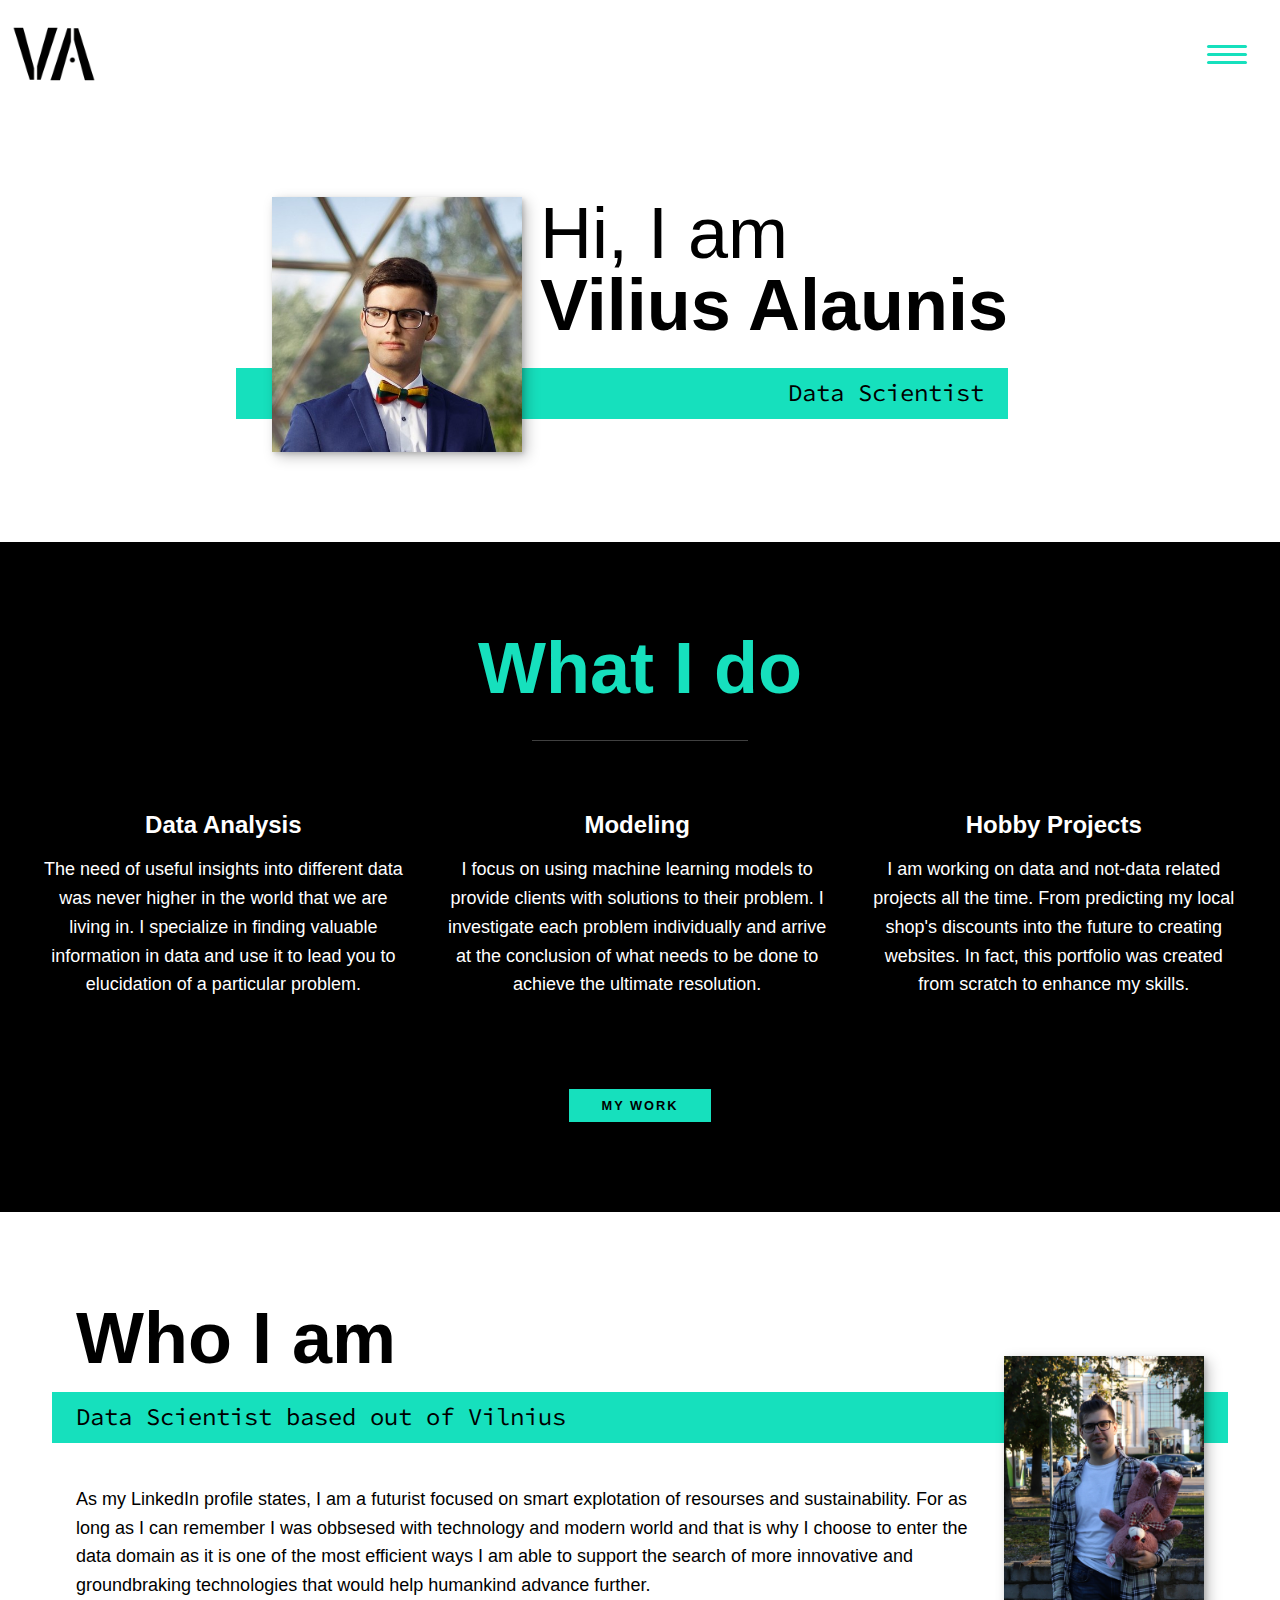
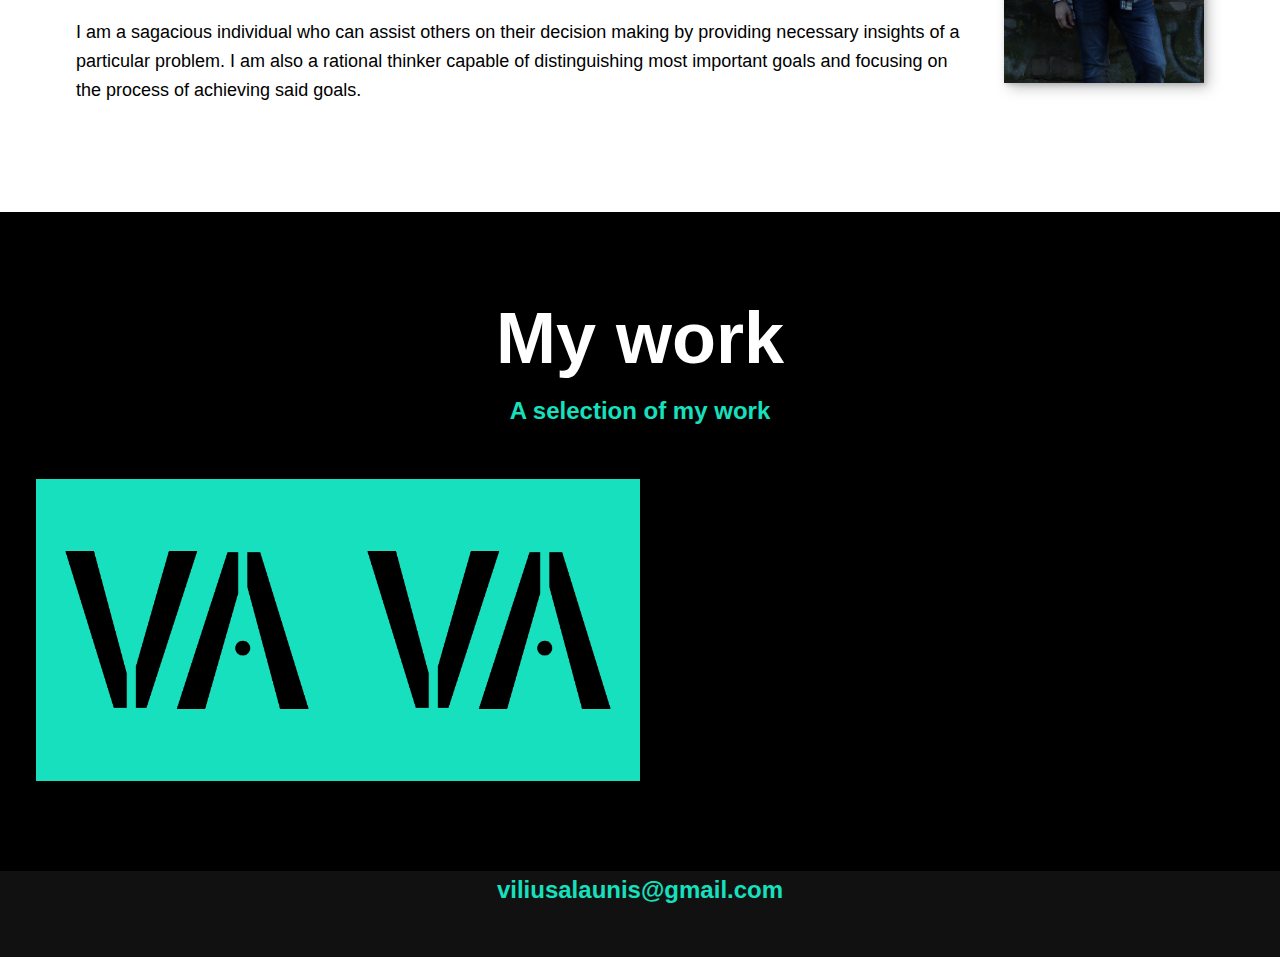
<file: index.html>
<!DOCTYPE html>
<html lang="en">
    <head>
        <meta charset="UTF-8">
        <meta name="viewport" content="width=device-width, initial-scale=1.0">
        <title>willalone</title>
        <link rel="stylesheet" href="https://cdnjs.cloudflare.com/ajax/libs/font-awesome/6.0.0-beta3/css/all.min.css"
         integrity="sha512-Fo3rlrZj/k7ujTnHg4CGR2D7kSs0v4LLanw2qksYuRlEzO+tcaEPQogQ0KaoGN26/zrn20ImR1DfuLWnOo7aBA=="
         crossorigin="anonymous" referrerpolicy="no-referrer" />
         <link rel="stylesheet" href="css/style.css">
         <!-- Fonts (need to be updated) -->
         <link href="https://fonts.googleapis.com/css?family=Source+Code+Pro:400,900|Source+Sans
         +Pro:300,900&display=swap" rel="stylesheet">
    </head>
    <body>
        <header>
            <div class="logo">
                <img src="img/VA.png" alt="">
            </div>
            <button class="nav-toggle" aria-label="toggle nagivation">
                <span class="hamburger"></span>
            </button>
            <nav class="nav">
                <ul class="nav__list">
                    <li class="nav__item"><a href="#home" class="nav__link">Home</a></li>
                    <li class="nav__item"><a href="#services" class="nav__link">My Services</a></li>
                    <li class="nav__item"><a href="#about" class="nav__link">About Me</a></li>
                    <li class="nav__item"><a href="#work" class="nav__link">My Work</a></li>
                </ul>
            </nav>
        </header>

        <!-- Introduction -->

        <section class="intro" id="home">
            <h1 class="section__title section__title--intro">
                Hi, I am <strong>Vilius Alaunis</strong>
            </h1>
            <p class="section__subtitle section__subtitle--intro">Data Scientist</p>
            <img src="img/will-photo.jpg" alt="a picture of Vilius Alaunis" class="intro__img">
        </section>

        <!-- My Work -->

        <section class="my-services" id="services">
            <h2 class="section__title section__title--services">What I do</h2>
            <div class="services">
                <div class="service">
                    <h3>Data Analysis</h3>
                    <p>The need of useful insights into different data was never higher in the world that we are living in.
                    I specialize in finding valuable information in data and use it to lead you to elucidation of a particular
                    problem.</p>
                </div> <!-- / service-->
                <div class="service">
                    <h3>Modeling</h3>
                    <p>I focus on using machine learning models to provide clients with solutions to their problem. 
                    I investigate each problem individually and arrive at the conclusion of what needs to be done to achieve
                    the ultimate resolution.</p>
                </div> <!-- / service-->
                <div class="service">
                    <h3>Hobby Projects</h3>
                    <p>I am working on data and not-data related projects all the time. From predicting my local shop's discounts
                    into the future to creating websites. In fact, this portfolio was created from scratch to enhance my skills.</p>
                </div> <!-- / service-->
            </div> <!-- / services-->
            <a href="#work" class="btn">My work</a>
        </section>

        <!-- About Me -->

        <section class="about-me" id="about">
            <h2 class="section__title section__title--about">Who I am</h2>
            <p class="section__subtitle section__subtitle--about">Data Scientist based out of Vilnius</p>
            <div class="about-me__body">
                <p>As my LinkedIn profile states, I am a futurist focused on smart explotation of resourses and sustainability. For as long as I can remember
                   I was obbsesed with technology and modern world and that is why I choose to enter the data domain as it is one of the most efficient ways
                   I am able to support the search of more innovative and groundbraking technologies that would help humankind advance further.
                </p>
                <p>I am a sagacious individual who can assist others on their decision making by providing necessary insights of a particular problem. I am also
                   a rational thinker capable of distinguishing most important goals and focusing on the process of achieving said goals.
                </p>
            </div>
            <img src="img/will-standing.JPG" alt="Smiling Vilius standing with a toy bear in his arms" class="about-me__img">
        </section>

        <!-- My Work -->

        <section class="my-work" id="work">
            <h2 class="section__title section__title--work">My work</h2>
            <p class="section__subtitle section__subtitle--work">A selection of my work</p>
            <div class="portfolio">
                <!-- Portfolio item-->
                <a href="#" class="portfolio__item">
                    <img src="img/VA.png" alt="" class="portfolio__img">
                </a>
                <!-- Portfolio item-->
                <a href="#" class="portfolio__item">
                    <img src="img/VA.png" alt="" class="portfolio__img">
                </a>
            </div>
        </section>
        <!-- Footer -->
        <footer class="footer">
            <a href="mailto:viliusalaunis@gmail.com" class="footer__link">viliusalaunis@gmail.com</a>
            <ul class="social-list">
                <li class="social-list__item">
                    <a class="social-list__link" href="https://facebook.com">
                        <i class="fab fa-facebook"></i>
                    </a>
                </li>
                <li class="social-list__item">
                    <a class="social-list__link" href="https://linkedin.com">
                        <i class="fab fa-linkedin"></i>
                    </a>
                </li>
                <li class="social-list__item">
                    <a class="social-list__link" href="https://github.com">
                        <i class="fab fa-github"></i>
                    </a>
                </li>
                <li class="social-list__item">
                    <a class="social-list__link" href="https://twitter.com/vilius_alaunis">
                        <i class="fab fa-twitter"></i>
                    </a>
                </li>
            </ul>
        </footer>
        <script src="js/index.js"></script>
    </body>
</html>
</file>
<file: css/style.css>
*,
*::before,
*::after {
    box-sizing: border-box;
}

/* Custom properties */

:root {
    --ff-primary: "Source Sans Pro", sans-serif;
    --ff-secondary: "Source Code Pro", monospace;

    --fw-reg: 300;
    --fw-bold: 900;

    --clr-light: #fff;
    --clr-dark: #000000;
    --clr-accent: #16e0bd;

    --fs-h1: 3rem;
    --fs-h2: 2.25rem;
    --fs-h3: 1.25rem;
    --fs-body: 1rem;

    --bs: 0.25em 0.25em 0.75em rgba(0,0,0,.25),
          0.125em 0.125em 0.25em rgba(0,0,0,.15);
}

@media (min-width: 800px) {
    :root {
        --fs-h1: 4.5rem;
        --fs-h2: 3.75rem;
        --fs-h3: 1.5rem;
        --fs-body: 1.125rem;
    }
}

/* General styles */

html {
    scroll-behavior: smooth;
}

body {
    background: var(--clr-light);
    color: var(--clr-dark);
    margin: 0;
    font-family: var(--ff-primary);
    font-size: var(--fs-body);
    line-height: 1.6;
}

section {
    padding: 5em 2em;
}

img {
    display: block;
    max-width: 100%;
}

strong { font-weight: var(--fw-bold) }

:focus {
    outline: 3px solid var(--clr-accent);
    outline-offset: 3px;
}

/* Buttons */

.btn {
    display: inline-block;
    padding: .5em 2.5em;
    background: var(--clr-accent);
    color: var(--clr-dark);
    text-decoration: none;
    cursor: pointer;
    font-size: .8rem;
    text-transform: uppercase;
    letter-spacing: 2px;
    font-weight: var(--fw-bold);
    transition: transform 200ms ease-in-out;
}

.btn:hover {
    transform: scale(1.1);
}

/* Typography */

h1,
h2,
h3 { 
    line-height: 1;
    margin: 0;
}

h1 { font-size: var(--fs-h1) }
h2 { font-size: var(--fs-h1) }
h3 { font-size: var(--fs-h3) }

.section__title {
    margin-bottom: 0.25em;
}

.section__title--intro {
    font-weight: var(--fw-reg);
}

.section__title--intro strong {
    display: block;
}

.section__subtitle {
    margin: 0;
    font-size: var(--fs-h3);
}

.section__subtitle--intro,
.section__subtitle--about {
    background: var(--clr-accent);
    padding: .25em 1em;
    font-family: var(--ff-secondary);
    margin-bottom: 1em;
}

/* header */

header {
    display: flex;
    justify-content: space-between;
    padding: .2em;
}

.logo {
    max-width: 100px;
}

.nav {
    position: fixed;
    background: var(--clr-dark);
    color: var(--clr-light);
    top: 0;
    bottom: 0;
    left: 0;
    right: 0;
    z-index: 100;

    transform: translateX(100%);
    transition: transform 250ms cubic-bezier(.5, 0, .5, 1);
}

.nav__list {
    list-style: none;
    display: flex;
    height: 100%;
    flex-direction: column;
    justify-content: space-evenly;
    align-items: center;
    margin: 0;
    padding: 0;
}

.nav__link {
    color: inherit;
    font-weight: var(--fw-bold);
    font-size: var(--fs-h3);
    text-decoration: none;
}

.nav__link:hover {
    color: var(--clr-accent);
}

.nav-toggle {
    padding: .5em;
    background: transparent;
    border: 0;
    cursor: pointer;
    position: absolute;
    right: 2em;
    top: 3.5em;
    z-index: 1000;
}

.nav-toggle:focus {
    outline: none;
}

.nav-open .nav {
    transform: translateX(0);
}

.nav-open .nav-toggle {
    position: fixed;
}

.nav-open .hamburger {
    transform: rotate(0.625turn);
}

.nav-open .hamburger::before {
    transform: rotate(90deg) translateX(-8px);
}

.nav-open .hamburger::after {
    opacity: 0;
}

.hamburger {
    position: relative;
    display: block;
}

.hamburger,
.hamburger::before,
.hamburger::after {
    background: var(--clr-accent);
    width: 3em;
    height: 3px;
    border-radius: 1em;
    transition: transform 250ms ease-in-out;
}

.hamburger::before,
.hamburger::after {
    content: '';
    position: absolute;
    left: 0;
    right: 0;
}

.hamburger::before { top: 8px; }
.hamburger::after { bottom: 8px;}

/* Intro section */

.intro {
    position: relative;
}

.intro__img {
    box-shadow: var(--bs);
}

@media (min-width: 600px) {
    .intro {
        display: grid;
        width: min-content;
        grid-column-gap: 1em;
        margin: 0 auto;
        grid-template-areas: 
            "img title"
            "img subtitle";
        grid-template-columns: min-content max-content;
    }

    .intro__img {
        grid-area: img;
        min-width: 250px;
        position: relative;
        z-index: 2;
    }

    .section__subtitle--intro {
        align-self: start;
        grid-column: -1 / 1;
        grid-row: 2;
        text-align: right;
        position: relative;
        left: -1.5em;
        width: calc(100% + 1.5em);
    }
}

/* My services section */

.my-services {
    background-color: var(--clr-dark);
    color: var(--clr-light);
    text-align: center;
}

.section__title--services {
    color: var(--clr-accent);
    position: relative;
}

.section__title--services::after {
    content: '';
    display: block;
    width: 3em;
    height: 1px;
    margin: 0.5em auto 1em;
    background: var(--clr-light);
    opacity: 0.25;
}

.services {
    margin-bottom: 4em;
}

.service {
    max-width: 500px;
    margin: 0 auto;
}

@media (min-width: 1100px) {
    .services {
        
        display:flex;
        max-width: 1200px;
        margin-left: auto;
        margin-right: auto;
    }

    .service + .service {
        margin-left: 2em;
    }
}

/* About me */

.about-me {
    max-width: 1200px;
    margin: 0 auto;

}

.about-me__img {
    box-shadow: var(--bs);
    margin-top: 3em;
}

@media (min-width: 900px){
    .about-me {
        display: grid;
        grid-template-columns: 1fr 200px;
        grid-template-areas: 
            "title img"
            "subtitle img"
            "text img";
        grid-column-gap: 2em;
    }

    .section__title--about {
        grid-area: title;
    }

    .section__subtitle--about {
        grid-column: 1 / -1;
        grid-row: 2;
        position: relative;
        left: -1em;
        width: calc(100% + 2em);
        padding-left: 1em;
        padding-right: calc(200px + 4em);
    }

    .about-me__img {
        grid-area: img;
        position: relative;
        z-index: 2;
    }
}

/* My Work */

.my-work {
    background-color: var(--clr-dark);
    color: var(--clr-light);
    text-align: center;
}

.section__subtitle--work {
    color: var(--clr-accent);
    font-weight: var(--fw-bold);
    margin-bottom: 2em;
}

.portfolio {
    display: grid;
    grid-template-columns: repeat(auto-fill, minmax(300px, 1fr));
}

.portfolio__item {
    background: var(--clr-accent);
    overflow: hidden;
}

.portfolio__img {
    transition: transform 750ms cubic-bezier(.5, 0, .5, 1),
    opacity 250ms linear;
}

.portfolio__item:focus {
    position: relative;
    z-index: 2;
}

.portfolio__img:hover,
.portfolio__item:focus .portfolio__img{
    transform: scale(1.2);
    opacity: 0.5;
}

/* Footer */

.footer {
    background: #111;
    color: var(--clr-accent);
    text-align: center;
    padding: 2.5em, 0;
    font-size: var(--fs-h3);
}

.footer a { 
    color: inherit;
    text-decoration: none;
}

.footer__link {
    font-weight: var(--fw-bold);
}

.footer__link:hover,
.social-list__link:hover {
    opacity: .7;
}

.footer__link:hover {
    text-decoration: underline;
}

.social-list {
    list-style: none;
    display: flex;
    justify-content: center;
    margin: 1em 0 0;
    padding: 0;
}

.social-list__item {
    margin: 0 .5em;
    margin-bottom: 1em;
}

.social-list__link {
    padding: .5em 1;
}
</file>
